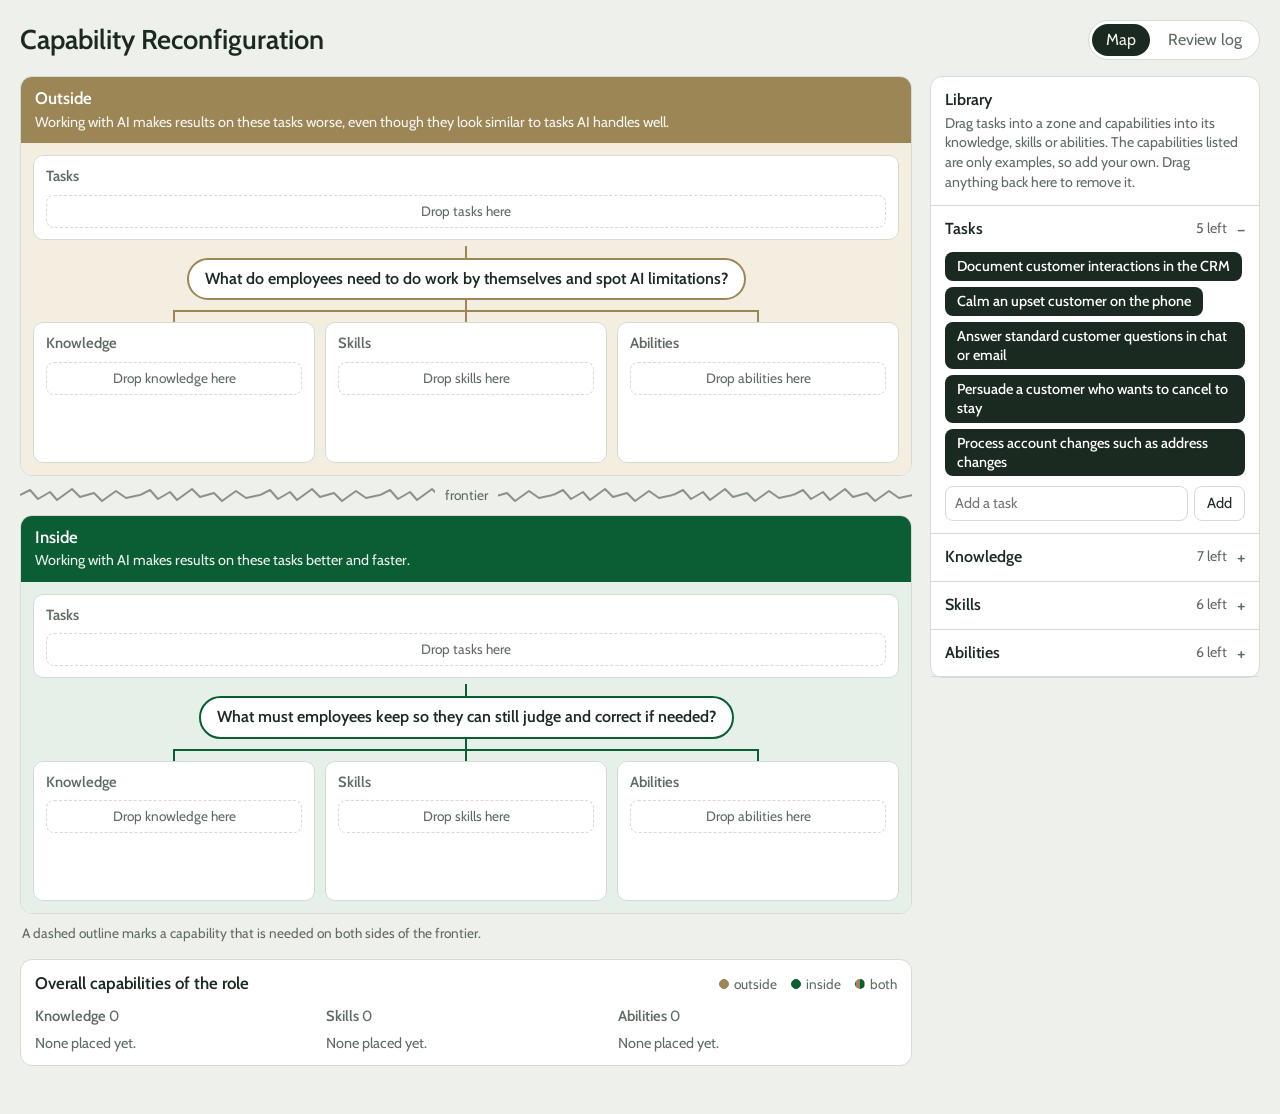
<file: index.html>
<!DOCTYPE html>
<html lang="en">
<head>
<meta charset="utf-8">
<meta name="viewport" content="width=device-width, initial-scale=1, viewport-fit=cover">
<title>Capability Reconfiguration</title>
<link rel="preconnect" href="https://fonts.googleapis.com">
<link rel="preconnect" href="https://fonts.gstatic.com" crossorigin>
<link href="https://fonts.googleapis.com/css2?family=Cabin:wght@400;500;600;700&display=swap" rel="stylesheet">
<link rel="stylesheet" href="style.css">
</head>
<body>
<div class="wrap">
  <header>
    <h1>Capability Reconfiguration</h1>
    <div class="tools">
      <div class="tabs" role="tablist">
        <button role="tab" id="tab-map" aria-selected="true">Map</button>
        <button role="tab" id="tab-log" aria-selected="false">Review log</button>
      </div>
      <button class="btn" id="btn-example" hidden>Load example</button>
      <button class="btn" id="btn-copy" hidden>Copy summary</button>
      <button class="btn" id="btn-reset" hidden>Start over</button>
    </div>
  </header>

  <main id="view-map">
    <div class="layout">
      <section aria-label="Frontier">
        <div class="banner" id="banner" hidden>
          <p id="banner-text"></p>
          <input id="banner-note" placeholder="Why did it move? (optional)">
          <button class="btn primary" id="btn-reviewed">Mark as reviewed</button>
        </div>
        <div id="zones"></div>
        <p class="legend">A dashed outline marks a capability that is needed on both sides of the frontier.</p>
        <section class="summary" aria-label="Overall capabilities of the role">
          <div class="sum-head"><strong>Overall capabilities of the role</strong><span class="keys"><span><i class="dot o"></i>outside</span><span><i class="dot i"></i>inside</span><span><i class="dot b"></i>both</span></span></div>
          <div class="sum-grid" id="summary"></div>
        </section>
      </section>

      <aside class="library" data-drop="library" aria-label="Library">
        <div class="lib-head"><strong>Library</strong><p>Drag tasks into a zone and capabilities into its knowledge, skills or abilities. The capabilities listed are only examples, so add your own. Drag anything back here to remove it.</p></div>
        <div id="lib"></div>
      </aside>
    </div>
  </main>

  <main id="view-log" hidden>
    <p class="hint" style="margin:0 0 14px">Each time tasks cross the frontier and you mark the change as reviewed, the adjustments to the capabilities are recorded here.</p>
    <div class="log" id="log"></div>
  </main>
</div>

<div class="toast" id="toast" role="status"></div>

<script src="app.js"></script>
</body>
</html>
</file>
<file: style.css>
:root{
  color-scheme: light;
  --bg:#EEF0EC; --surface:#FFFFFF; --ink:#1B2A21; --muted:#5E6B62; --line:#D5DBD4;
  --inside:#0B5E34; --inside-ink:#FFFFFF; --inside-soft:#E4F0E8;
  --outside:#9C8656; --outside-ink:#FFFFFF; --outside-soft:#F4EEE1;
  --task:#1B2A21; --task-ink:#FFFFFF;
  --k:#E3ECF7; --k-ink:#24476E; --s:#E2F2EF; --s-ink:#1E5B52; --a:#F1E6F2; --a-ink:#64306A;
  --flag:#B4541A; --flag-soft:#FBEADF; --over:#0B5E34;
  box-sizing:border-box;
  padding-top:env(safe-area-inset-top,0px); padding-bottom:env(safe-area-inset-bottom,0px);
}
@media (prefers-color-scheme: dark){
  :root:not([data-theme="light"]){
    color-scheme: dark;
    --bg:#121813; --surface:#1B231D; --ink:#E6ECE6; --muted:#9AA79D; --line:#2E3A31;
    --inside:#3F9A68; --inside-ink:#08140C; --inside-soft:#1C3024;
    --outside:#C9B17E; --outside-ink:#1A1408; --outside-soft:#30291B;
    --task:#E6ECE6; --task-ink:#121813;
    --k:#1F2E40; --k-ink:#A9C6E8; --s:#1C3531; --s-ink:#9AD6CB; --a:#36233A; --a-ink:#DDB3E2;
    --flag:#F0965C; --flag-soft:#3A2416; --over:#5FC08A;
  }
}
:root[data-theme="dark"]{
  color-scheme: dark;
  --bg:#121813; --surface:#1B231D; --ink:#E6ECE6; --muted:#9AA79D; --line:#2E3A31;
  --inside:#3F9A68; --inside-ink:#08140C; --inside-soft:#1C3024;
  --outside:#C9B17E; --outside-ink:#1A1408; --outside-soft:#30291B;
  --task:#E6ECE6; --task-ink:#121813;
  --k:#1F2E40; --k-ink:#A9C6E8; --s:#1C3531; --s-ink:#9AD6CB; --a:#36233A; --a-ink:#DDB3E2;
  --flag:#F0965C; --flag-soft:#3A2416; --over:#5FC08A;
}
*,*::before,*::after{box-sizing:inherit}
html{scroll-padding-top:env(safe-area-inset-top,0px)}
body{margin:0;background:var(--bg);color:var(--ink);
  font-family:"Gill Sans","Gill Sans MT","Cabin","Trebuchet MS",sans-serif;font-size:16px;line-height:1.4}
button,input{font:inherit;color:inherit}
button{cursor:pointer}
:focus-visible{outline:2px solid var(--inside);outline-offset:2px}
.wrap{max-width:1280px;margin:0 auto;padding:20px 20px 48px}
header{display:flex;flex-wrap:wrap;align-items:center;justify-content:space-between;gap:12px;margin-bottom:16px}
h1{font-size:1.7rem;font-weight:600;margin:0}
.tools{display:flex;gap:8px;flex-wrap:wrap;align-items:center}
.tabs{display:flex;gap:4px;background:var(--surface);border:1px solid var(--line);border-radius:999px;padding:3px}
.tabs button{border:0;background:transparent;padding:5px 14px;border-radius:999px;color:var(--muted)}
.tabs button[aria-selected="true"]{background:var(--ink);color:var(--bg)}
.btn{border:1px solid var(--line);background:var(--surface);padding:6px 12px;border-radius:8px;font-size:.92rem}
.btn:hover{border-color:var(--muted)}
.btn.primary{background:var(--inside);border-color:var(--inside);color:var(--inside-ink)}

.layout{display:grid;grid-template-columns:minmax(0,1fr) 330px;gap:18px;align-items:start}
@media (max-width:860px){.layout{grid-template-columns:1fr}}

.banner{background:var(--flag-soft);border:1px solid var(--flag);border-radius:12px;padding:12px 14px;margin-bottom:14px;display:flex;flex-wrap:wrap;gap:10px;align-items:center}
.banner p{margin:0;flex:1 1 280px}
.banner input{flex:1 1 220px;border:1px solid var(--line);background:var(--surface);border-radius:8px;padding:6px 10px}

.zone{background:var(--surface);border:1px solid var(--line);border-radius:12px;overflow:hidden}
.zone-head{padding:10px 14px}
.zone-head strong{display:block;font-weight:600;font-size:1.05rem}
.zone-head span{font-size:.9rem;opacity:.92}
.zone.outside .zone-head{background:var(--outside);color:var(--outside-ink)}
.zone.inside .zone-head{background:var(--inside);color:var(--inside-ink)}
.zone-body{padding:12px;display:flex;flex-direction:column;gap:10px}
.zone.outside .zone-body{background:var(--outside-soft)}
.zone.inside .zone-body{background:var(--inside-soft)}
.frontier{display:flex;align-items:center;gap:10px;color:var(--muted);font-size:.85rem;margin:10px 0}
.question{display:flex;flex-direction:column;align-items:center;margin:-4px 0}
.question::before{content:"";width:2px;height:12px}
.question.outside::before{background:var(--outside)}
.question.inside::before{background:var(--inside)}
/* connector from the guiding question down to all three KSA boxes */
.branch{position:relative;display:grid;grid-template-columns:repeat(3,minmax(0,1fr));gap:10px;height:22px;margin:-6px 0 -10px}
.branch.outside{--c:var(--outside)}
.branch.inside{--c:var(--inside)}
.branch::before{content:"";position:absolute;left:50%;top:0;width:2px;height:11px;transform:translateX(-50%);background:var(--c)}
.branch::after{content:"";position:absolute;top:10px;height:2px;left:calc((100% - 20px) / 6);right:calc((100% - 20px) / 6);background:var(--c)}
.branch span{position:relative}
.branch span::before{content:"";position:absolute;left:50%;top:10px;bottom:0;width:2px;transform:translateX(-50%);background:var(--c)}
@media (max-width:640px){.branch{grid-template-columns:1fr}.branch::after,.branch span+span{display:none}}
.question p{margin:0;max-width:52ch;text-align:center;font-weight:600;font-size:1rem;padding:8px 16px;border-radius:999px;background:var(--surface)}
.question.outside p{border:2px solid var(--outside)}
.question.inside p{border:2px solid var(--inside)}
.frontier::before,.frontier::after{content:"";flex:1;height:14px;background:var(--muted);opacity:.7;
  -webkit-mask:url("data:image/svg+xml,%3Csvg xmlns='http://www.w3.org/2000/svg' width='120' height='14'%3E%3Cpath d='M0 7L10 2L18 11L30 4L37 12L52 1L60 9L74 5L82 13L96 3L106 10L120 7' fill='none' stroke='black' stroke-width='2' stroke-linejoin='round'/%3E%3C/svg%3E") repeat-x left center / 120px 14px;
  mask:url("data:image/svg+xml,%3Csvg xmlns='http://www.w3.org/2000/svg' width='120' height='14'%3E%3Cpath d='M0 7L10 2L18 11L30 4L37 12L52 1L60 9L74 5L82 13L96 3L106 10L120 7' fill='none' stroke='black' stroke-width='2' stroke-linejoin='round'/%3E%3C/svg%3E") repeat-x left center / 120px 14px}
.frontier::after{-webkit-mask-position:right center;mask-position:right center}

.box{background:var(--surface);border:1px solid var(--line);border-radius:10px;padding:10px 12px;transition:box-shadow .12s}
.box.over{box-shadow:0 0 0 2px var(--over)}
.box h3{margin:0 0 8px;font-size:.92rem;font-weight:600;color:var(--muted)}
.box .items{display:flex;flex-wrap:wrap;gap:6px;min-height:34px;align-items:flex-start}
.ksa{display:grid;grid-template-columns:repeat(3,minmax(0,1fr));gap:10px}
@media (max-width:640px){.ksa{grid-template-columns:1fr}}
.ksa .items{flex-direction:column;align-items:flex-start;min-height:90px}
.drop-hint{color:var(--muted);font-size:.85rem;border:1px dashed var(--line);border-radius:8px;padding:6px 10px;width:100%;text-align:center}

.tag{display:inline-flex;align-items:center;gap:6px;border-radius:999px;padding:4px 11px;font-size:.9rem;
  user-select:none;-webkit-user-select:none;touch-action:none;cursor:grab;border:1px solid transparent;max-width:100%}
.tag:active{cursor:grabbing}
.tag.task{background:var(--task);color:var(--task-ink);border-radius:8px;font-weight:500;line-height:1.3}
.tag.task.moved{box-shadow:0 0 0 2px var(--flag)}
.tag.K{background:var(--k);color:var(--k-ink)}
.tag.S{background:var(--s);color:var(--s-ink)}
.tag.A{background:var(--a);color:var(--a-ink)}
.tag .t{min-width:0}
.tag .letter{font-weight:700;font-size:.75rem;opacity:.8}
.tag.both{border:1px dashed currentColor}
.tag .x{border:0;background:transparent;padding:0 0 0 2px;font-size:1rem;line-height:1;opacity:.6;cursor:pointer}
.tag .x:hover{opacity:1}
.tag.dragging{opacity:.35}
.ghost{position:fixed;z-index:1000;pointer-events:none;box-shadow:0 6px 18px rgba(0,0,0,.18);transform:rotate(-2deg)}
.legend{color:var(--muted);font-size:.85rem;margin:10px 2px 0}

.library{background:var(--surface);border:1px solid var(--line);border-radius:12px;position:sticky;top:calc(12px + env(safe-area-inset-top,0px))}
.library.over{box-shadow:0 0 0 2px var(--over)}
.lib-head{padding:12px 14px;border-bottom:1px solid var(--line)}
.lib-head strong{font-weight:600}
.lib-head p{margin:2px 0 0;color:var(--muted);font-size:.88rem}
details{border-bottom:1px solid var(--line)}
summary{list-style:none;padding:10px 14px;font-weight:600;display:flex;align-items:center;cursor:pointer}
summary::-webkit-details-marker{display:none}
summary::after{content:"+";font-weight:400;color:var(--muted);font-size:1.2rem}
details[open] summary::after{content:"−"}
summary .count{color:var(--muted);font-weight:400;font-size:.88rem;margin-left:auto;margin-right:10px}
.lib-list{display:flex;flex-wrap:wrap;gap:6px;padding:0 14px 10px}
.lib-list.tasks{flex-direction:column;align-items:flex-start}
.lib-empty{color:var(--muted);font-size:.88rem}
.addrow{display:flex;gap:6px;padding:0 14px 12px}
.addrow input{flex:1;min-width:0;border:1px solid var(--line);background:var(--surface);border-radius:8px;padding:5px 9px;font-size:.9rem}
.note{color:var(--muted);font-size:.8rem;padding:8px 14px 12px;margin:0}

.hint{color:var(--muted);font-size:.9rem}
.summary{margin-top:16px;background:var(--surface);border:1px solid var(--line);border-radius:12px;padding:12px 14px}
.sum-head{display:flex;flex-wrap:wrap;gap:10px;align-items:center;justify-content:space-between;margin-bottom:10px}
.sum-head strong{font-weight:600;font-size:1.05rem}
.keys{display:flex;gap:14px;color:var(--muted);font-size:.85rem}
.keys span{display:inline-flex;align-items:center;gap:5px}
.dot{display:inline-block;width:10px;height:10px;border-radius:50%;border:1.5px solid var(--line)}
.dot.o{background:var(--outside);border-color:var(--outside)}
.dot.i{background:var(--inside);border-color:var(--inside)}
.dot.b{background:linear-gradient(90deg,var(--outside) 50%,var(--inside) 50%);border-color:transparent}
.dot.off{background:transparent}
.sum-grid{display:grid;grid-template-columns:repeat(3,minmax(0,1fr));gap:12px}
@media (max-width:640px){.sum-grid{grid-template-columns:1fr}}
.sum-col h3{margin:0 0 6px;font-size:.92rem;font-weight:600;color:var(--muted)}
.sum-col h3 span{font-weight:400}
.sum-col ul{list-style:none;margin:0;padding:0}
.sum-col li{display:flex;gap:8px;align-items:center;padding:4px 0;border-bottom:1px solid var(--line);font-size:.92rem}
.sum-col li:last-child{border-bottom:0}
.sum-col li .dots{display:inline-flex;gap:3px;flex:none}
.log{display:flex;flex-direction:column;gap:12px}
.entry{background:var(--surface);border:1px solid var(--line);border-radius:12px;padding:14px 16px}
.entry .when{color:var(--muted);font-size:.85rem}
.entry h3{margin:2px 0 6px;font-size:1.05rem;font-weight:600}
.changes{display:grid;grid-template-columns:repeat(auto-fit,minmax(200px,1fr));gap:10px;margin-top:8px;font-size:.92rem}
.changes h4{margin:0 0 4px;font-size:.85rem;color:var(--muted);font-weight:600}
.changes ul{margin:0;padding-left:18px}
.toast{position:fixed;left:50%;bottom:calc(20px + env(safe-area-inset-bottom,0px));transform:translateX(-50%);background:var(--ink);color:var(--bg);padding:8px 14px;border-radius:8px;opacity:0;transition:opacity .2s;pointer-events:none;z-index:1001}
.toast.show{opacity:1}
@media (prefers-reduced-motion:reduce){.toast,.box{transition:none}}
[hidden]{display:none!important}
.tag.used{opacity:.38;filter:grayscale(.7);border:1px dashed currentColor;background:transparent}
.tag.used:hover{opacity:.75;filter:none}
.tag.used .dot{width:8px;height:8px;flex:none}
</file>
